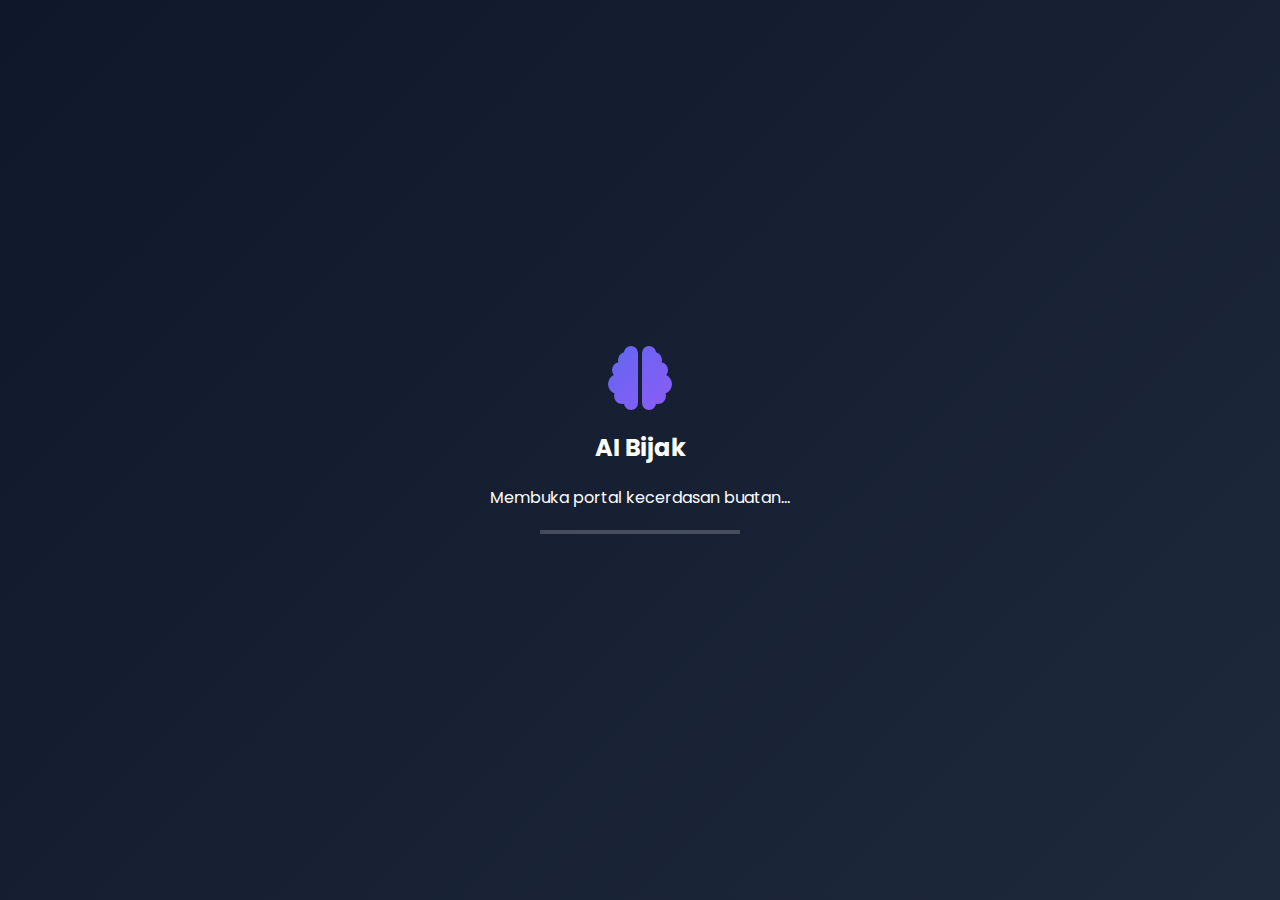
<file: index.html>
<!DOCTYPE html>
<html lang="id">
<head>
    <meta charset="UTF-8">
    <meta name="viewport" content="width=device-width, initial-scale=1.0">
    <title>AI Bijak - Portal AI untuk Pelajar</title>

    <!-- Fonts & Icons -->
    <link href="https://fonts.googleapis.com/css2?family=Poppins:wght@300;400;500;600;700&family=Orbitron:wght@400;500;600&display=swap" rel="stylesheet">
    <link rel="stylesheet" href="https://cdnjs.cloudflare.com/ajax/libs/font-awesome/6.4.0/css/all.min.css">

    <style>
        body {
            margin: 0;
            font-family: 'Poppins', sans-serif;
            background: linear-gradient(135deg, #0f172a, #1e293b);
            color: white;
        }

        /* ===== LOADING ===== */
        .loading-screen {
            position: fixed;
            inset: 0;
            display: flex;
            justify-content: center;
            align-items: center;
            background: linear-gradient(135deg, #0f172a, #1e293b);
            z-index: 9999;
            transition: opacity 0.5s ease;
        }

        .loader {
            text-align: center;
        }

        .loader i {
            font-size: 4rem;
            background: linear-gradient(135deg, #6366f1, #8b5cf6);
            -webkit-background-clip: text;
            color: transparent;
        }

        .progress-bar {
            width: 200px;
            height: 4px;
            background: rgba(255,255,255,0.2);
            margin: 20px auto;
            overflow: hidden;
        }

        .progress {
            height: 100%;
            width: 0%;
            background: linear-gradient(90deg, #6366f1, #8b5cf6);
            animation: loading 2s infinite;
        }

        @keyframes loading {
            0% { width: 0%; }
            50% { width: 100%; }
            100% { width: 0%; }
        }

        /* ===== CONTENT ===== */
        .content {
            display: none;
            padding: 40px;
            max-width: 1200px;
            margin: auto;
        }

        nav {
            display: flex;
            justify-content: space-between;
            align-items: center;
        }

        nav h1 {
            font-family: 'Orbitron', sans-serif;
        }

        .btn {
            padding: 10px 20px;
            border-radius: 8px;
            border: none;
            cursor: pointer;
            font-weight: 600;
        }

        .btn-primary {
            background: #6366f1;
            color: white;
        }

        .hero {
            margin-top: 80px;
            text-align: center;
        }

        .hero h2 {
            font-family: 'Orbitron', sans-serif;
            font-size: 3rem;
        }

        .hero p {
            color: #94a3b8;
            max-width: 600px;
            margin: 20px auto;
        }

        footer {
            text-align: center;
            margin-top: 100px;
            color: #94a3b8;
            font-size: 0.9rem;
        }

        @media (max-width: 768px) {
            .hero h2 {
                font-size: 2.2rem;
            }
        }
    </style>
</head>

<body>

<!-- LOADING -->
<div class="loading-screen" id="loading">
    <div class="loader">
        <i class="fas fa-brain"></i>
        <h2>AI Bijak</h2>
        <p>Membuka portal kecerdasan buatan...</p>
        <div class="progress-bar">
            <div class="progress"></div>
        </div>
    </div>
</div>

<!-- CONTENT -->
<div class="content" id="content">
    <nav>
        <h1><i class="fas fa-brain"></i> AI Bijak</h1>
        <button class="btn btn-primary" onclick="goLogin()">Masuk</button>
    </nav>

    <section class="hero">
        <h2>Portal Kecerdasan Buatan<br>untuk Pelajar Indonesia</h2>
        <p>
            Jelajahi ratusan AI dengan penjelasan ramah pelajar SMP/SMA/SMK.
            Cocok untuk pembelajaran dan tugas PKM.
        </p>
        <button class="btn btn-primary" onclick="goLogin()">Mulai Sekarang</button>
    </section>

    <footer>
        © 2025 AI Bijak – Proyek PKM Pendidikan
    </footer>
</div>

<script>
    // LOADING SIMPEL & AMAN
    document.addEventListener("DOMContentLoaded", () => {
        setTimeout(() => {
            document.getElementById("loading").style.opacity = "0";
            setTimeout(() => {
                document.getElementById("loading").style.display = "none";
                document.getElementById("content").style.display = "block";
            }, 500);
        }, 1500);
    });

    function goLogin() {
        window.location.href = "login.html";
    }
</script>

</body>
</html>
</file>
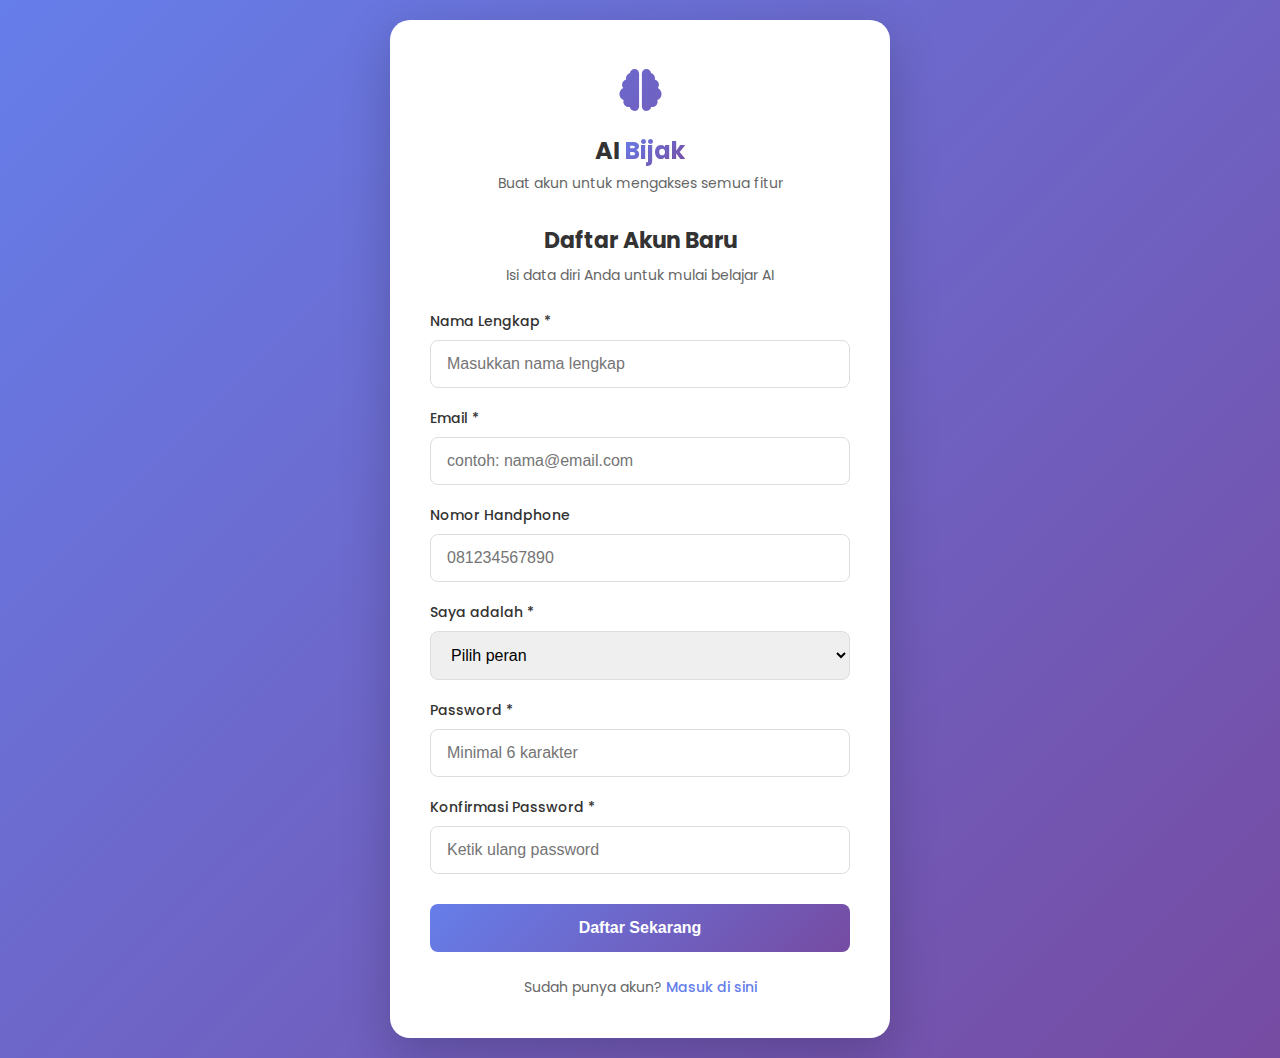
<file: register.html>
<!DOCTYPE html>
<html lang="id">
<head>
    <meta charset="UTF-8">
    <meta name="viewport" content="width=device-width, initial-scale=1.0">
    <title>AI Bijak - Daftar Akun</title>
    <link href="https://fonts.googleapis.com/css2?family=Poppins:wght@300;400;500;600;700&display=swap" rel="stylesheet">
    <link rel="stylesheet" href="https://cdnjs.cloudflare.com/ajax/libs/font-awesome/6.4.0/css/all.min.css">
    <style>
        * {
            margin: 0;
            padding: 0;
            box-sizing: border-box;
        }

        body {
            font-family: 'Poppins', sans-serif;
            background: linear-gradient(135deg, #667eea 0%, #764ba2 100%);
            min-height: 100vh;
            display: flex;
            justify-content: center;
            align-items: center;
            padding: 20px;
        }

        .register-container {
            max-width: 500px;
            width: 100%;
            background: white;
            border-radius: 20px;
            padding: 40px;
            box-shadow: 0 15px 50px rgba(0, 0, 0, 0.2);
        }

        .logo-area {
            text-align: center;
            margin-bottom: 30px;
        }

        .logo-icon {
            font-size: 42px;
            background: linear-gradient(135deg, #667eea 0%, #764ba2 100%);
            -webkit-background-clip: text;
            background-clip: text;
            color: transparent;
            margin-bottom: 10px;
        }

        .logo-area h1 {
            font-size: 24px;
            color: #333;
            margin-bottom: 5px;
        }

        .logo-area h1 span {
            background: linear-gradient(135deg, #667eea 0%, #764ba2 100%);
            -webkit-background-clip: text;
            background-clip: text;
            color: transparent;
        }

        .tagline {
            color: #666;
            font-size: 14px;
        }

        .form-title {
            font-size: 22px;
            color: #333;
            margin-bottom: 8px;
            text-align: center;
        }

        .form-subtitle {
            color: #666;
            text-align: center;
            margin-bottom: 25px;
            font-size: 14px;
        }

        .input-group {
            margin-bottom: 20px;
        }

        .input-group label {
            display: block;
            color: #333;
            margin-bottom: 8px;
            font-weight: 500;
            font-size: 14px;
        }

        .input-group input,
        .input-group select {
            width: 100%;
            padding: 14px 16px;
            border: 1px solid #ddd;
            border-radius: 8px;
            font-size: 16px;
            transition: all 0.3s;
        }

        .input-group input:focus,
        .input-group select:focus {
            outline: none;
            border-color: #667eea;
            box-shadow: 0 0 0 3px rgba(102, 126, 234, 0.1);
        }

        .btn-primary {
            width: 100%;
            padding: 15px;
            background: linear-gradient(135deg, #667eea 0%, #764ba2 100%);
            color: white;
            border: none;
            border-radius: 8px;
            font-size: 16px;
            font-weight: 600;
            cursor: pointer;
            transition: transform 0.3s, box-shadow 0.3s;
            margin-top: 10px;
        }

        .btn-primary:hover {
            transform: translateY(-2px);
            box-shadow: 0 5px 15px rgba(102, 126, 234, 0.3);
        }

        .login-link {
            text-align: center;
            margin-top: 25px;
            color: #666;
            font-size: 14px;
        }

        .login-link a {
            color: #667eea;
            text-decoration: none;
            font-weight: 500;
        }

        .login-link a:hover {
            text-decoration: underline;
        }

        .alert {
            padding: 12px;
            border-radius: 8px;
            margin-bottom: 20px;
            font-size: 14px;
            display: none;
        }

        .alert-success {
            background-color: #d4edda;
            color: #155724;
            border: 1px solid #c3e6cb;
        }

        .alert-error {
            background-color: #f8d7da;
            color: #721c24;
            border: 1px solid #f5c6cb;
        }

        .password-strength {
            font-size: 12px;
            margin-top: 5px;
            display: none;
        }

        .strength-weak {
            color: #dc3545;
        }

        .strength-medium {
            color: #ffc107;
        }

        .strength-strong {
            color: #28a745;
        }
    </style>
</head>
<body>
    <div class="register-container">
        <div class="logo-area">
            <div class="logo-icon">
                <i class="fas fa-brain"></i>
            </div>
            <h1>AI <span>Bijak</span></h1>
            <p class="tagline">Buat akun untuk mengakses semua fitur</p>
        </div>

        <h2 class="form-title">Daftar Akun Baru</h2>
        <p class="form-subtitle">Isi data diri Anda untuk mulai belajar AI</p>
        
        <div id="message" class="alert"></div>
        
        <form id="registerForm" action="proses_register.php" method="POST">
            <div class="input-group">
                <label for="nama">Nama Lengkap *</label>
                <input type="text" id="nama" name="nama" placeholder="Masukkan nama lengkap" required>
            </div>
            
            <div class="input-group">
                <label for="email">Email *</label>
                <input type="email" id="email" name="email" placeholder="contoh: nama@email.com" required>
            </div>
            
            <div class="input-group">
                <label for="no_hp">Nomor Handphone</label>
                <input type="tel" id="no_hp" name="no_hp" placeholder="081234567890">
            </div>
            
            <div class="input-group">
                <label for="role">Saya adalah *</label>
                <select id="role" name="role" required>
                    <option value="">Pilih peran</option>
                    <option value="siswa">Siswa SMP/SMA/SMK</option>
                    <option value="guru">Guru/Dosen</option>
                    <option value="umum">Umum/Mahasiswa</option>
                </select>
            </div>
            
            <div class="input-group">
                <label for="password">Password *</label>
                <input type="password" id="password" name="password" placeholder="Minimal 6 karakter" required>
                <div id="password-strength" class="password-strength"></div>
            </div>
            
            <div class="input-group">
                <label for="confirm_password">Konfirmasi Password *</label>
                <input type="password" id="confirm_password" name="confirm_password" placeholder="Ketik ulang password" required>
            </div>
            
            <button type="submit" class="btn-primary">Daftar Sekarang</button>
        </form>
        
        <div class="login-link">
            Sudah punya akun? <a href="login.html">Masuk di sini</a>
        </div>
    </div>

    <script>
        // Password strength checker
        document.getElementById('password').addEventListener('input', function(e) {
            const password = e.target.value;
            const strengthDiv = document.getElementById('password-strength');
            
            if (password.length === 0) {
                strengthDiv.style.display = 'none';
                return;
            }
            
            let strength = 'Lemah';
            let strengthClass = 'strength-weak';
            
            if (password.length >= 8) {
                if (/[A-Z]/.test(password) && /[0-9]/.test(password) && /[^A-Za-z0-9]/.test(password)) {
                    strength = 'Kuat';
                    strengthClass = 'strength-strong';
                } else if (password.length >= 8 && /[A-Z]/.test(password)) {
                    strength = 'Sedang';
                    strengthClass = 'strength-medium';
                }
            } else if (password.length >= 6) {
                strength = 'Lemah';
                strengthClass = 'strength-weak';
            }
            
            strengthDiv.textContent = `Kekuatan password: ${strength}`;
            strengthDiv.className = `password-strength ${strengthClass}`;
            strengthDiv.style.display = 'block';
        });

        // Form validation
        document.getElementById('registerForm').addEventListener('submit', function(e) {
            const password = document.getElementById('password').value;
            const confirmPassword = document.getElementById('confirm_password').value;
            const nama = document.getElementById('nama').value;
            const email = document.getElementById('email').value;
            
            // Validasi nama
            if (nama.length < 3) {
                e.preventDefault();
                showMessage('error', 'Nama minimal 3 karakter!');
                return false;
            }
            
            // Validasi email
            const emailRegex = /^[^\s@]+@[^\s@]+\.[^\s@]+$/;
            if (!emailRegex.test(email)) {
                e.preventDefault();
                showMessage('error', 'Format email tidak valid!');
                return false;
            }
            
            // Validasi password
            if (password.length < 6) {
                e.preventDefault();
                showMessage('error', 'Password minimal 6 karakter!');
                return false;
            }
            
            // Validasi konfirmasi password
            if (password !== confirmPassword) {
                e.preventDefault();
                showMessage('error', 'Password dan konfirmasi password tidak cocok!');
                return false;
            }
            
            return true;
        });

        function showMessage(type, text) {
            const messageDiv = document.getElementById('message');
            messageDiv.textContent = text;
            messageDiv.className = `alert alert-${type}`;
            messageDiv.style.display = 'block';
            
            setTimeout(() => {
                messageDiv.style.display = 'none';
            }, 5000);
        }

        // Cek jika ada parameter di URL
        window.addEventListener('DOMContentLoaded', function() {
            const urlParams = new URLSearchParams(window.location.search);
            const error = urlParams.get('error');
            const success = urlParams.get('success');
            
            if (error) {
                showMessage('error', decodeURIComponent(error));
            }
            
            if (success) {
                showMessage('success', decodeURIComponent(success));
                setTimeout(() => {
                    window.location.href = 'login.html?success=' + encodeURIComponent('Pendaftaran berhasil! Silakan login.');
                }, 3000);
            }
        });
    </script>
</body>
</html>
</file>
